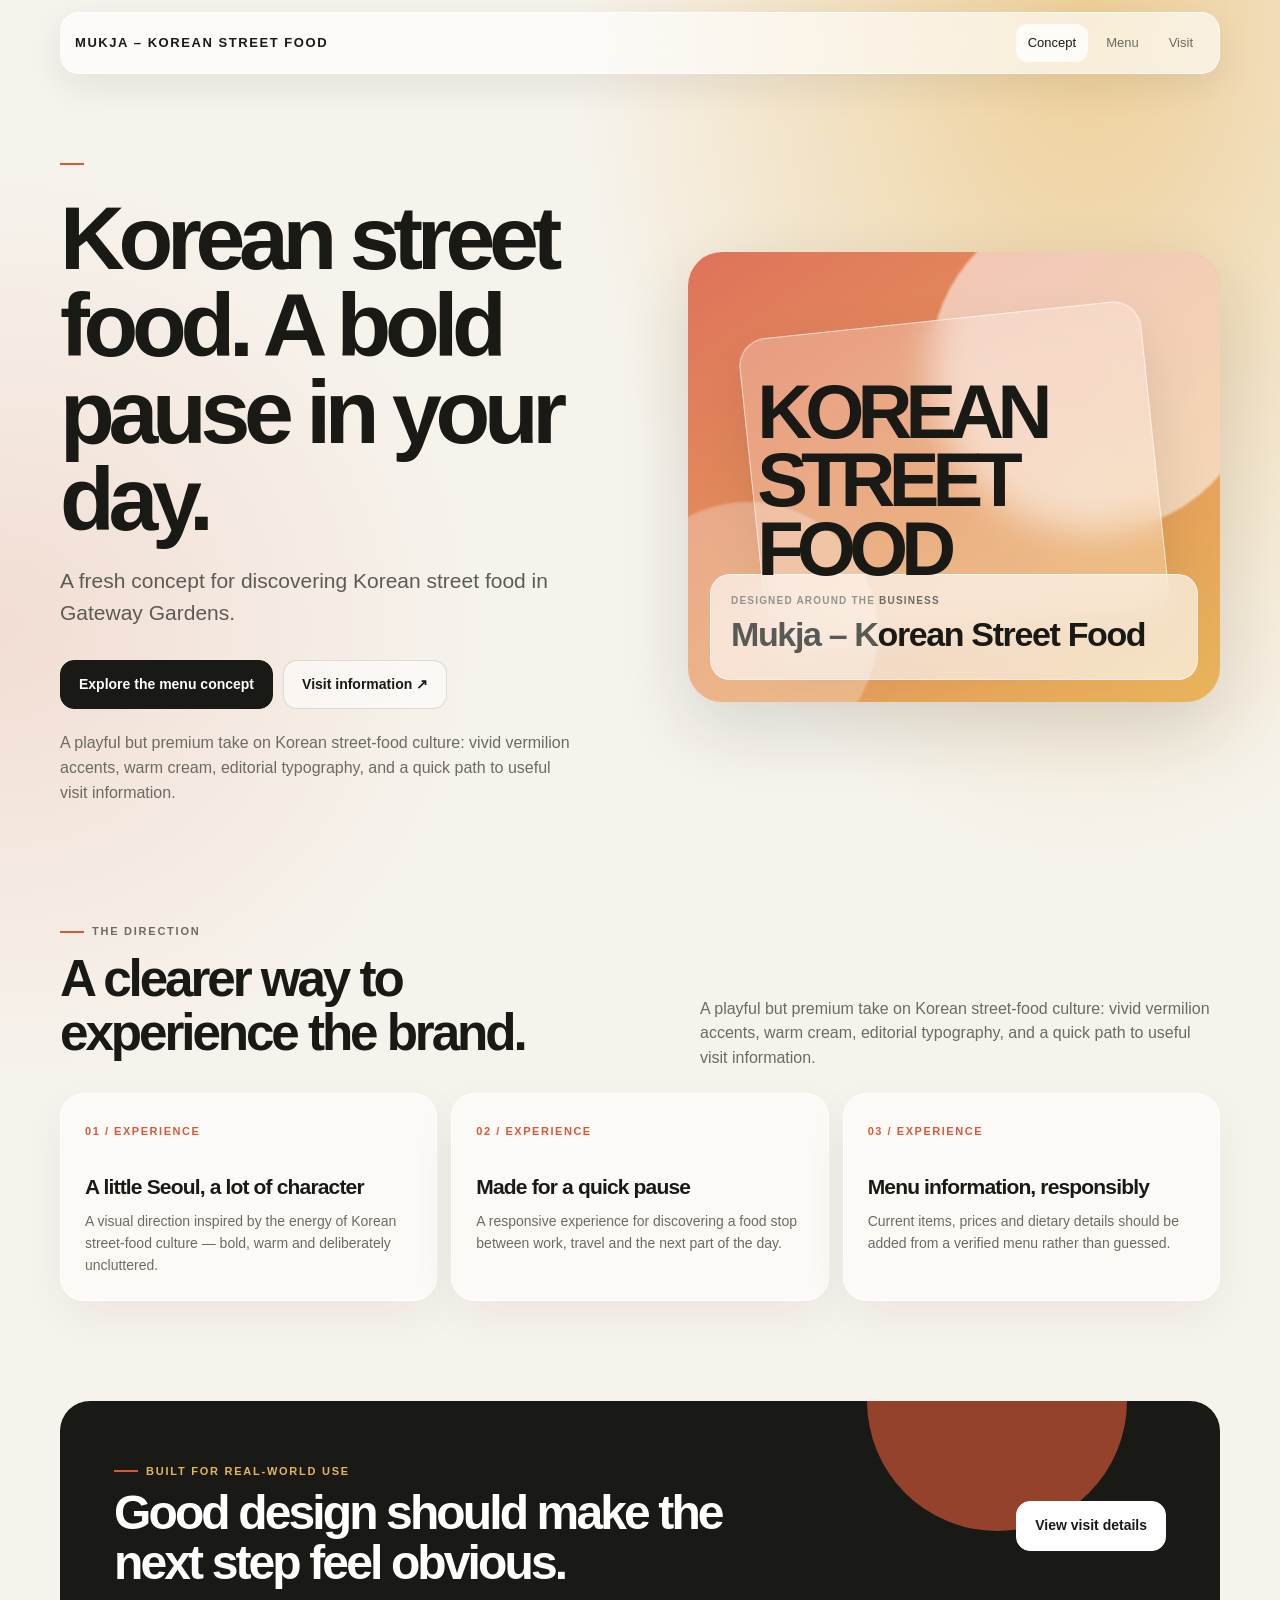
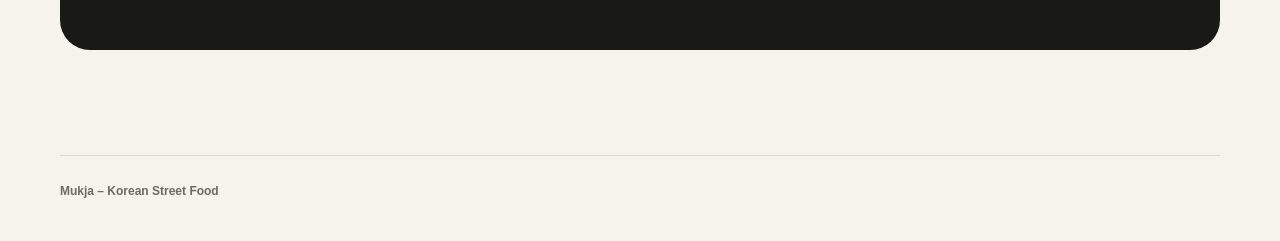
<file: index.html>
<!doctype html><html lang="en"><head><meta charset="utf-8"><meta name="viewport" content="width=device-width, initial-scale=1"><meta name="description" content="A fresh concept for discovering Korean street food in Gateway Gardens."><meta name="theme-color" content="#d8583b"><title>Mukja · Mukja – Korean Street Food | </title><link rel="stylesheet" href="assets/styles.css"></head><body><header class="bar"><a class="brand" href="index.html">Mukja – Korean Street Food</a><nav class="nav" aria-label="Main navigation"><a href="index.html" aria-current="page">Concept</a><a href="menu.html" >Menu</a><a href="visit.html" >Visit</a></nav></header><main><section class="hero wrap"><div><span class="eyebrow"></span><h1>Korean street food. A bold pause in your day.</h1><p class="lead">A fresh concept for discovering Korean street food in Gateway Gardens.</p><div class="actions"><a class="btn" href="menu.html">Explore the menu concept</a><a class="btn alt" href="visit.html">Visit information ↗</a></div><p class="section-intro" style="margin-top:22px">A playful but premium take on Korean street-food culture: vivid vermilion accents, warm cream, editorial typography, and a quick path to useful visit information.</p></div><div class="visual"><div class="orbit"></div><div class="orbit two"></div><div class="visual-word">KOREAN
STREET
FOOD</div><div class="orb"></div><div class="stamp"><small>Designed around the business</small><strong>Mukja – Korean Street Food</strong></div></div></section><section class="section wrap"><div class="section-head"><div><span class="eyebrow">The direction</span><h2>A clearer way to<br>experience the brand.</h2></div><p class="section-intro">A playful but premium take on Korean street-food culture: vivid vermilion accents, warm cream, editorial typography, and a quick path to useful visit information.</p></div><div class="cards"><article class="card"><span class="num">01 / EXPERIENCE</span><h3>A little Seoul, a lot of character</h3><p>A visual direction inspired by the energy of Korean street-food culture — bold, warm and deliberately uncluttered.</p></article><article class="card"><span class="num">02 / EXPERIENCE</span><h3>Made for a quick pause</h3><p>A responsive experience for discovering a food stop between work, travel and the next part of the day.</p></article><article class="card"><span class="num">03 / EXPERIENCE</span><h3>Menu information, responsibly</h3><p>Current items, prices and dietary details should be added from a verified menu rather than guessed.</p></article></div></section><section class="wrap section"><div class="banner"><div><span class="eyebrow" style="color:var(--secondary)">Built for real-world use</span><h2>Good design should make the next step feel obvious.</h2></div><div><a class="btn" href="visit.html">View visit details</a></div></div></section></main><footer class="wrap footer"><div><strong>Mukja – Korean Street Food</strong><br></div></footer></body></html>
</file>
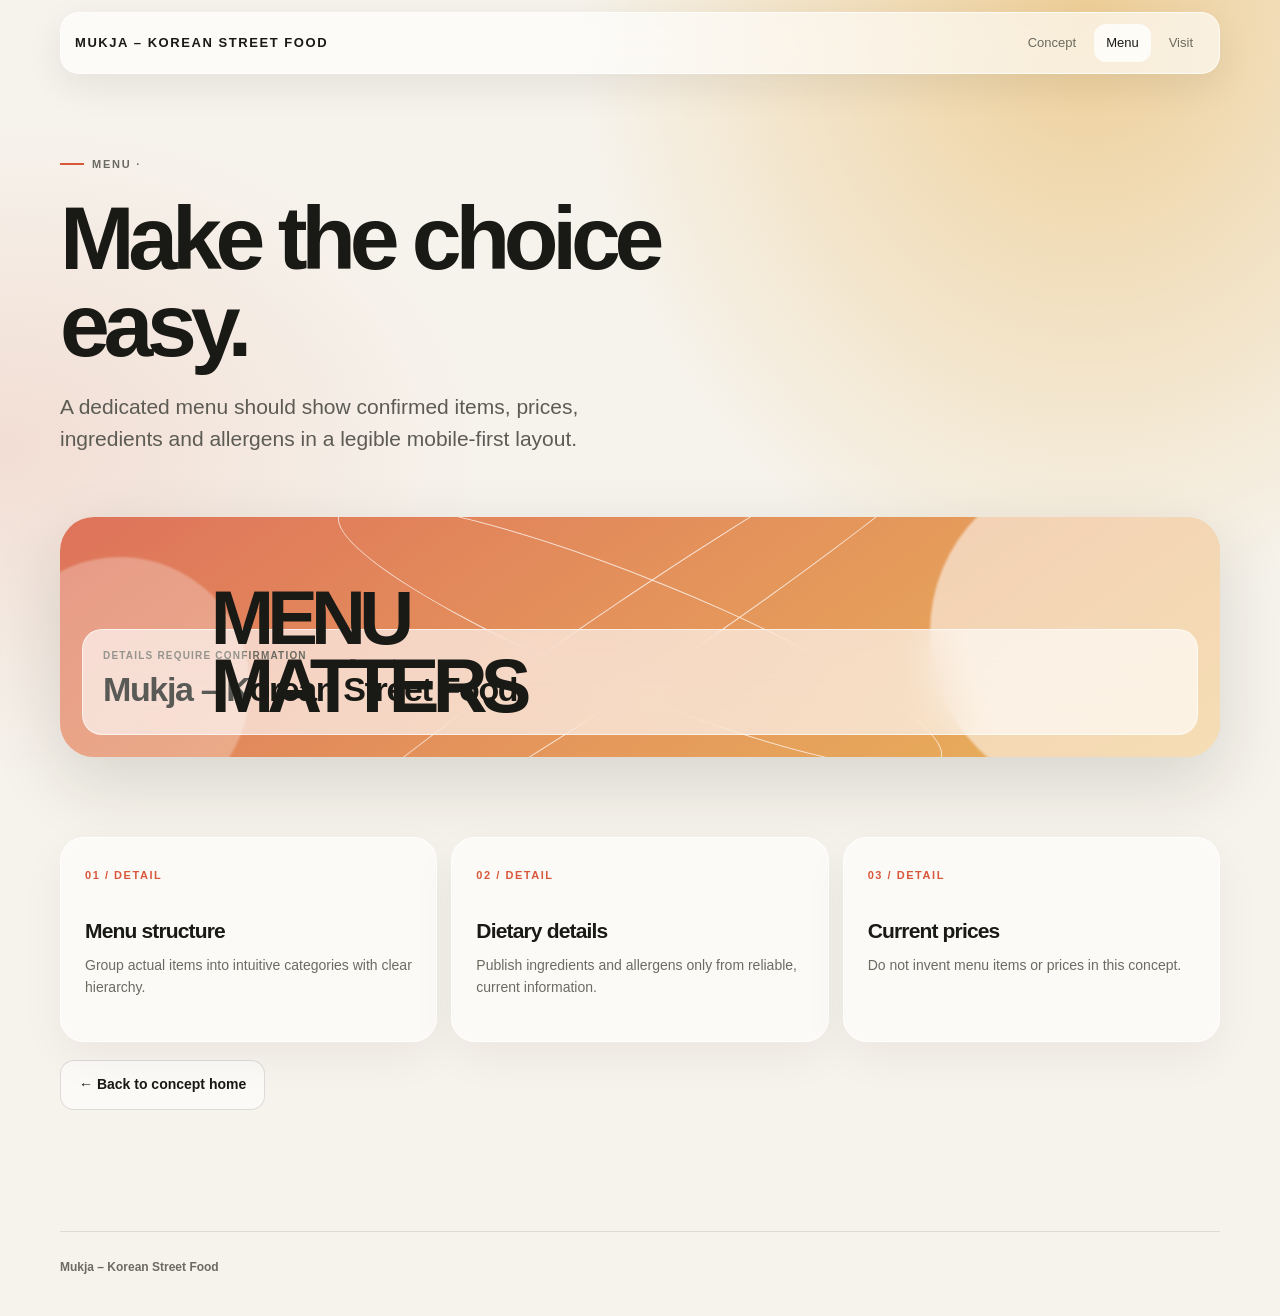
<file: menu.html>
<!doctype html><html lang="en"><head><meta charset="utf-8"><meta name="viewport" content="width=device-width, initial-scale=1"><meta name="description" content="Mukja – Korean Street Food — independent PRDXQ website concept."><meta name="theme-color" content="#d8583b"><title>Menu · Mukja – Korean Street Food | </title><link rel="stylesheet" href="assets/styles.css"></head><body><header class="bar"><a class="brand" href="index.html">Mukja – Korean Street Food</a><nav class="nav" aria-label="Main navigation"><a href="index.html" >Concept</a><a href="menu.html" aria-current="page">Menu</a><a href="visit.html" >Visit</a></nav></header><main class="wrap"><section class="hero" style="grid-template-columns:1fr;min-height:unset;padding-bottom:30px"><div><span class="eyebrow">Menu · </span><h1>Make the choice easy.</h1><p class="lead">A dedicated menu should show confirmed items, prices, ingredients and allergens in a legible mobile-first layout.</p></div><div class="visual" style="min-height:240px"><div class="orbit"></div><div class="orbit two"></div><div class="visual-word">MENU
MATTERS</div><div class="stamp"><small>Details require confirmation</small><strong>Mukja – Korean Street Food</strong></div></div></section><section class="section"><div class="cards"><article class="card"><span class="num">01 / DETAIL</span><h3>Menu structure</h3><p>Group actual items into intuitive categories with clear hierarchy.</p></article><article class="card"><span class="num">02 / DETAIL</span><h3>Dietary details</h3><p>Publish ingredients and allergens only from reliable, current information.</p></article><article class="card"><span class="num">03 / DETAIL</span><h3>Current prices</h3><p>Do not invent menu items or prices in this concept.</p></article></div><p style="margin-top:18px"><a class="btn alt" href="index.html">← Back to concept home</a></p></section></main><footer class="wrap footer"><div><strong>Mukja – Korean Street Food</strong><br></div></footer></body></html>
</file>
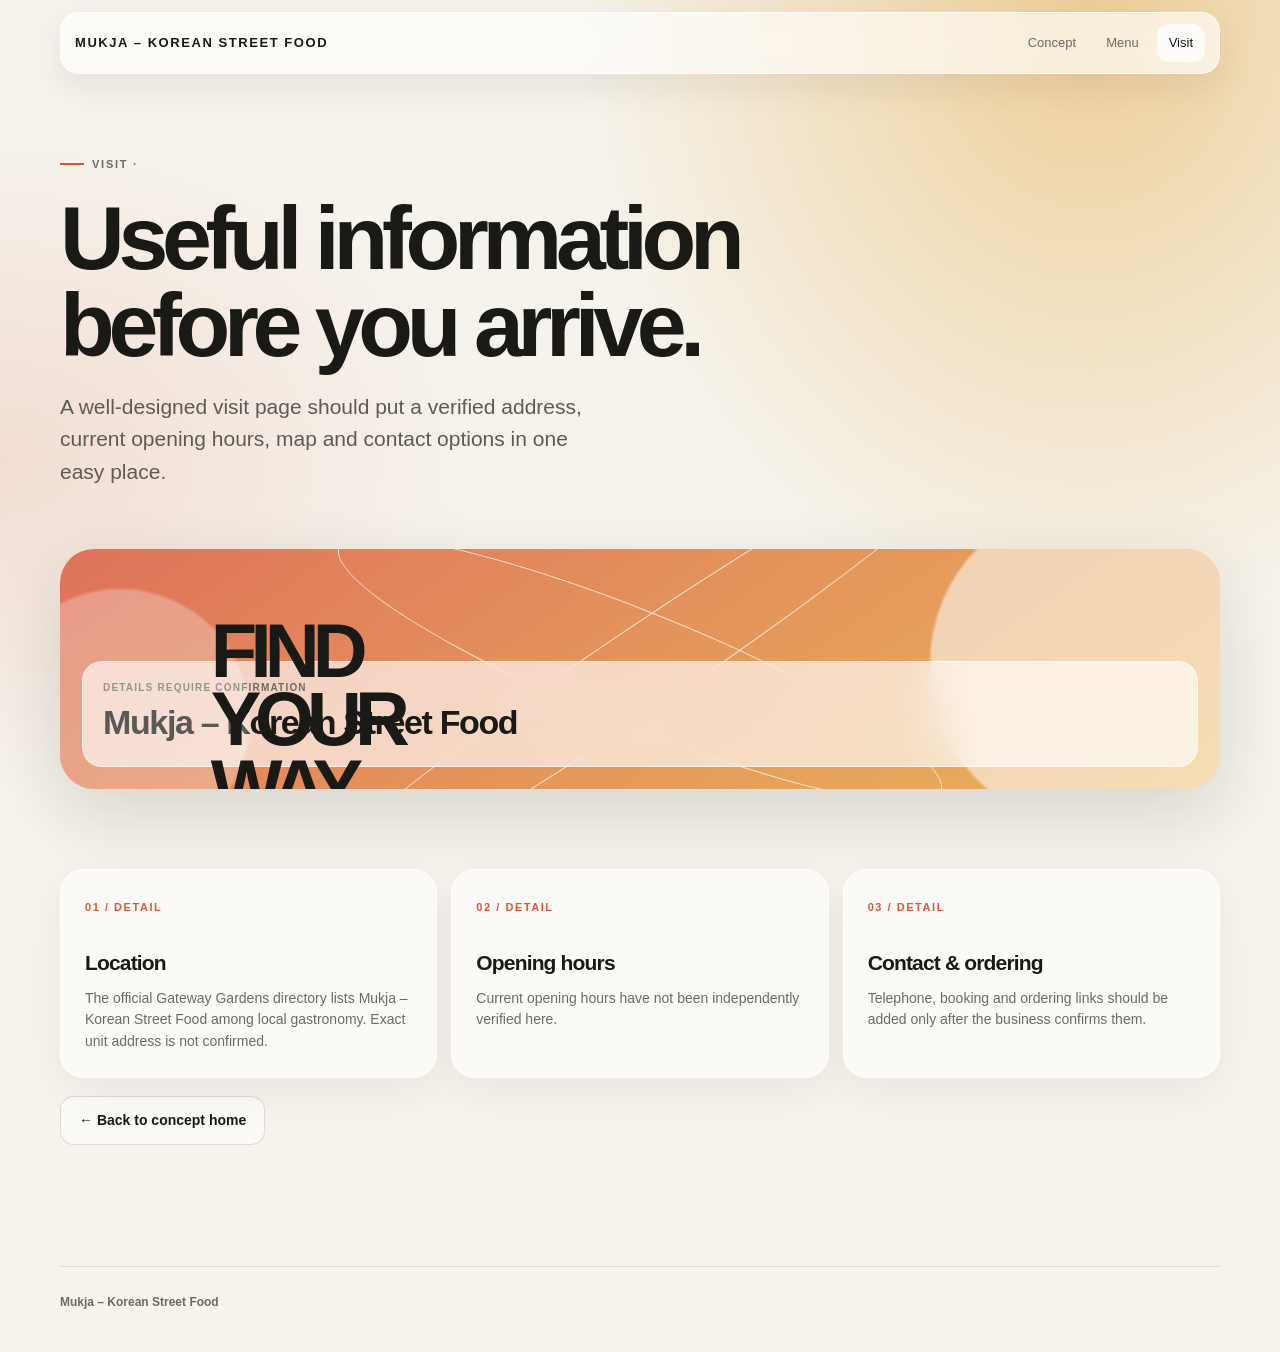
<file: visit.html>
<!doctype html><html lang="en"><head><meta charset="utf-8"><meta name="viewport" content="width=device-width, initial-scale=1"><meta name="description" content="Mukja – Korean Street Food — independent PRDXQ website concept."><meta name="theme-color" content="#d8583b"><title>Visit · Mukja – Korean Street Food | </title><link rel="stylesheet" href="assets/styles.css"></head><body><header class="bar"><a class="brand" href="index.html">Mukja – Korean Street Food</a><nav class="nav" aria-label="Main navigation"><a href="index.html" >Concept</a><a href="menu.html" >Menu</a><a href="visit.html" aria-current="page">Visit</a></nav></header><main class="wrap"><section class="hero" style="grid-template-columns:1fr;min-height:unset;padding-bottom:30px"><div><span class="eyebrow">Visit · </span><h1>Useful information before you arrive.</h1><p class="lead">A well-designed visit page should put a verified address, current opening hours, map and contact options in one easy place.</p></div><div class="visual" style="min-height:240px"><div class="orbit"></div><div class="orbit two"></div><div class="visual-word">FIND
YOUR
WAY</div><div class="stamp"><small>Details require confirmation</small><strong>Mukja – Korean Street Food</strong></div></div></section><section class="section"><div class="cards"><article class="card"><span class="num">01 / DETAIL</span><h3>Location</h3><p>The official Gateway Gardens directory lists Mukja – Korean Street Food among local gastronomy. Exact unit address is not confirmed.</p></article><article class="card"><span class="num">02 / DETAIL</span><h3>Opening hours</h3><p>Current opening hours have not been independently verified here.</p></article><article class="card"><span class="num">03 / DETAIL</span><h3>Contact &amp; ordering</h3><p>Telephone, booking and ordering links should be added only after the business confirms them.</p></article></div><p style="margin-top:18px"><a class="btn alt" href="index.html">← Back to concept home</a></p></section></main><footer class="wrap footer"><div><strong>Mukja – Korean Street Food</strong><br></div></footer></body></html>
</file>
<file: assets/styles.css>
:root{--accent:#d8583b;--secondary:#e8b45a;--ink:#191915;--paper:#f6f3ec;--muted:#6b6b62;--glass:rgba(255,255,255,.58);--line:rgba(255,255,255,.72)}*{box-sizing:border-box}html{scroll-behavior:smooth}body{margin:0;background:radial-gradient(ellipse at 85% 0%,color-mix(in srgb,var(--secondary) 58%,transparent),transparent 32rem),radial-gradient(ellipse at 0% 34%,color-mix(in srgb,var(--accent) 14%,transparent),transparent 30rem),var(--paper);color:var(--ink);font-family:Inter,-apple-system,BlinkMacSystemFont,"Segoe UI",sans-serif;line-height:1.55}a{color:inherit}.wrap{width:min(1160px,calc(100% - 40px));margin:auto}.bar{position:sticky;top:10px;z-index:5;width:min(1160px,calc(100% - 24px));margin:12px auto 0;padding:11px 14px;display:flex;align-items:center;justify-content:space-between;gap:16px;border:1px solid var(--line);border-radius:19px;background:rgba(255,255,255,.62);backdrop-filter:blur(20px);box-shadow:0 12px 36px rgba(28,24,20,.08)}.brand{text-decoration:none;font-size:13px;font-weight:850;letter-spacing:.12em;text-transform:uppercase;white-space:nowrap}.nav{display:flex;gap:6px;flex-wrap:wrap;justify-content:flex-end}.nav a{text-decoration:none;padding:9px 12px;border-radius:12px;font-size:13px;color:var(--muted)}.nav a:hover,.nav a[aria-current=page]{background:rgba(255,255,255,.78);color:var(--ink)}.hero{min-height:610px;display:grid;grid-template-columns:1.05fr .95fr;align-items:center;gap:40px;padding:74px 0 60px}.eyebrow{display:inline-flex;align-items:center;gap:8px;font-size:11px;letter-spacing:.16em;text-transform:uppercase;font-weight:800;color:var(--muted)}.eyebrow:before{content:"";width:24px;height:2px;background:var(--accent)}h1{font-size:clamp(46px,7vw,90px);line-height:.97;letter-spacing:-.07em;max-width:760px;margin:22px 0}.lead{max-width:550px;font-size:clamp(17px,2vw,21px);color:#5c5b54}.actions{display:flex;gap:10px;flex-wrap:wrap;margin-top:30px}.btn{display:inline-flex;align-items:center;justify-content:center;padding:13px 18px;border-radius:14px;text-decoration:none;font-weight:750;font-size:14px;background:var(--ink);color:#fff;border:1px solid var(--ink);transition:transform .2s,box-shadow .2s}.btn:hover{transform:translateY(-2px);box-shadow:0 10px 22px rgba(0,0,0,.12)}.btn.alt{color:var(--ink);background:rgba(255,255,255,.55);border-color:rgba(0,0,0,.12)}.visual{min-height:450px;position:relative;border-radius:34px;overflow:hidden;background:linear-gradient(145deg,color-mix(in srgb,var(--accent) 84%,white),var(--secondary));box-shadow:0 26px 70px rgba(34,27,20,.14)}.visual:before,.visual:after{content:"";position:absolute;border-radius:50%;filter:blur(1px)}.visual:before{width:330px;height:330px;right:-40px;top:-50px;background:rgba(255,255,255,.55)}.visual:after{width:260px;height:260px;left:-70px;bottom:-60px;background:rgba(255,255,255,.28)}.visual .orb{position:absolute;inset:15% 12%;border:1px solid rgba(255,255,255,.62);border-radius:28px;background:rgba(255,255,255,.24);backdrop-filter:blur(18px);transform:rotate(-6deg);box-shadow:0 24px 55px rgba(0,0,0,.1)}.visual .stamp{position:absolute;bottom:22px;left:22px;right:22px;border:1px solid rgba(255,255,255,.6);background:rgba(255,255,255,.64);backdrop-filter:blur(20px);border-radius:20px;padding:18px 20px}.stamp small{display:block;letter-spacing:.12em;text-transform:uppercase;color:var(--muted);font-size:10px;font-weight:800}.stamp strong{font-size:clamp(22px,3vw,34px);letter-spacing:-.04em}.orbit{position:absolute;inset:26% 22%;border:1px solid rgba(255,255,255,.75);border-radius:50%;transform:rotate(22deg)}.orbit.two{inset:33% 12%;transform:rotate(-34deg)}.visual-word{position:absolute;z-index:1;top:28%;left:13%;right:10%;font-size:clamp(40px,6vw,76px);line-height:.9;letter-spacing:-.09em;font-weight:900;white-space:pre-line}.section{padding:50px 0}.section-head{display:flex;align-items:end;justify-content:space-between;gap:24px;margin-bottom:22px}.section h2{font-size:clamp(30px,4vw,52px);letter-spacing:-.06em;line-height:1.04;margin:12px 0}.section-intro{max-width:520px;color:var(--muted);margin:0}.cards{display:grid;grid-template-columns:repeat(3,1fr);gap:14px}.card{border:1px solid rgba(255,255,255,.86);border-radius:24px;padding:24px;background:var(--glass);backdrop-filter:blur(18px);box-shadow:0 15px 45px rgba(32,25,18,.05);min-height:205px}.num{font-size:11px;letter-spacing:.14em;font-weight:850;color:var(--accent)}.card h3{font-size:21px;letter-spacing:-.04em;margin:28px 0 8px}.card p{color:var(--muted);font-size:14px;margin:0}.banner{border-radius:30px;padding:clamp(25px,5vw,54px);background:var(--ink);color:#fff;display:flex;align-items:center;justify-content:space-between;gap:28px;overflow:hidden;position:relative}.banner:after{content:"";position:absolute;width:260px;height:260px;border-radius:50%;right:8%;top:-130px;background:var(--accent);opacity:.65}.banner>div{position:relative;z-index:1}.banner h2{font-size:clamp(28px,4vw,48px);margin:8px 0;max-width:650px}.banner p{color:rgba(255,255,255,.68);max-width:580px}.banner .btn{background:#fff;color:var(--ink);border-color:#fff}.notice{border-left:3px solid var(--accent);padding:12px 16px;background:rgba(255,255,255,.55);border-radius:0 14px 14px 0;font-size:12px;color:#58574f}.footer{margin-top:55px;padding:26px 0 40px;border-top:1px solid rgba(0,0,0,.1);display:flex;justify-content:space-between;gap:24px;flex-wrap:wrap;color:var(--muted);font-size:12px}.footer a{color:inherit}@media(max-width:760px){.wrap{width:min(100% - 28px,580px)}.bar{align-items:flex-start;flex-direction:column;gap:8px;border-radius:17px;top:6px}.nav{justify-content:flex-start;width:100%}.nav a{padding:8px 9px;font-size:12px}.hero{grid-template-columns:1fr;gap:24px;padding:54px 0 28px;min-height:unset}.visual{min-height:330px}.cards{grid-template-columns:1fr}.section{padding:35px 0}.section-head{display:block}.section-intro{margin-top:14px}.banner{align-items:flex-start;flex-direction:column}.footer{display:block}.footer>*{margin-bottom:8px}}@media(prefers-reduced-motion:reduce){html{scroll-behavior:auto}*,*:before,*:after{transition:none!important;animation:none!important}}
</file>
